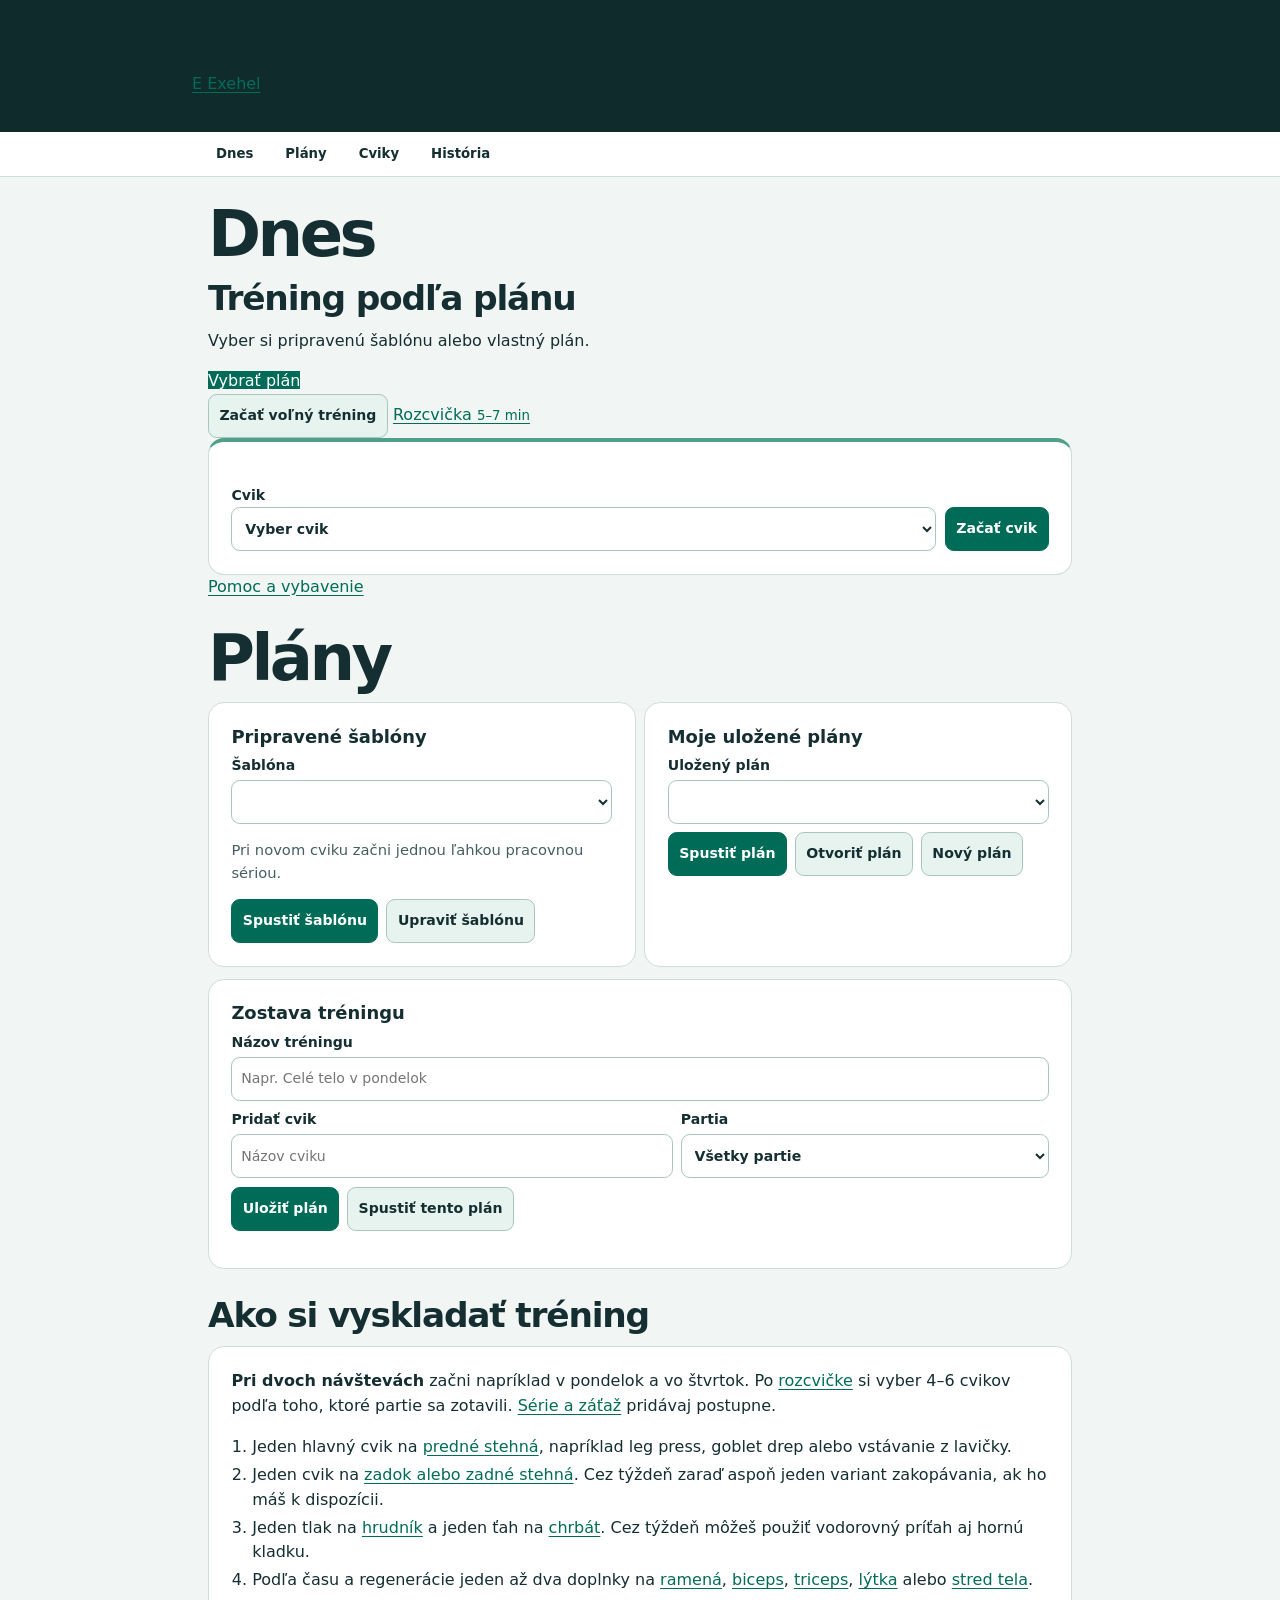
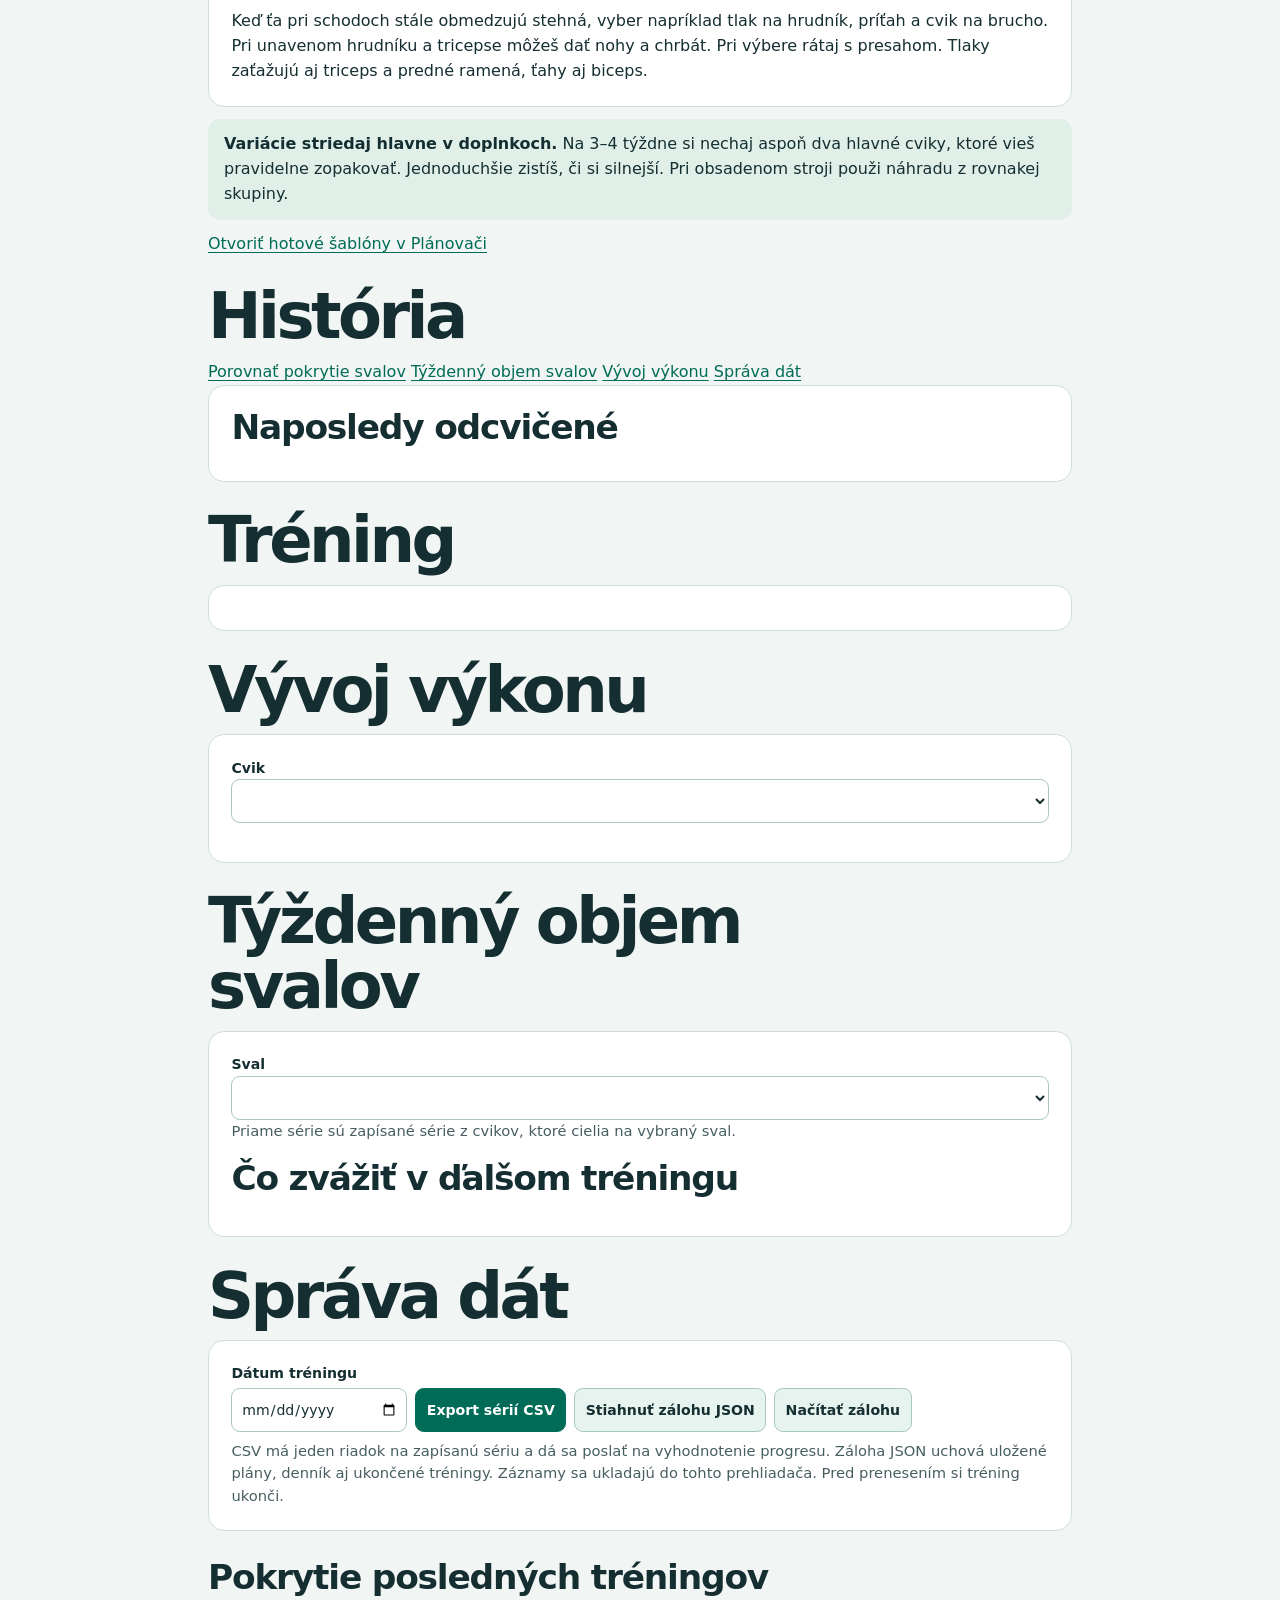
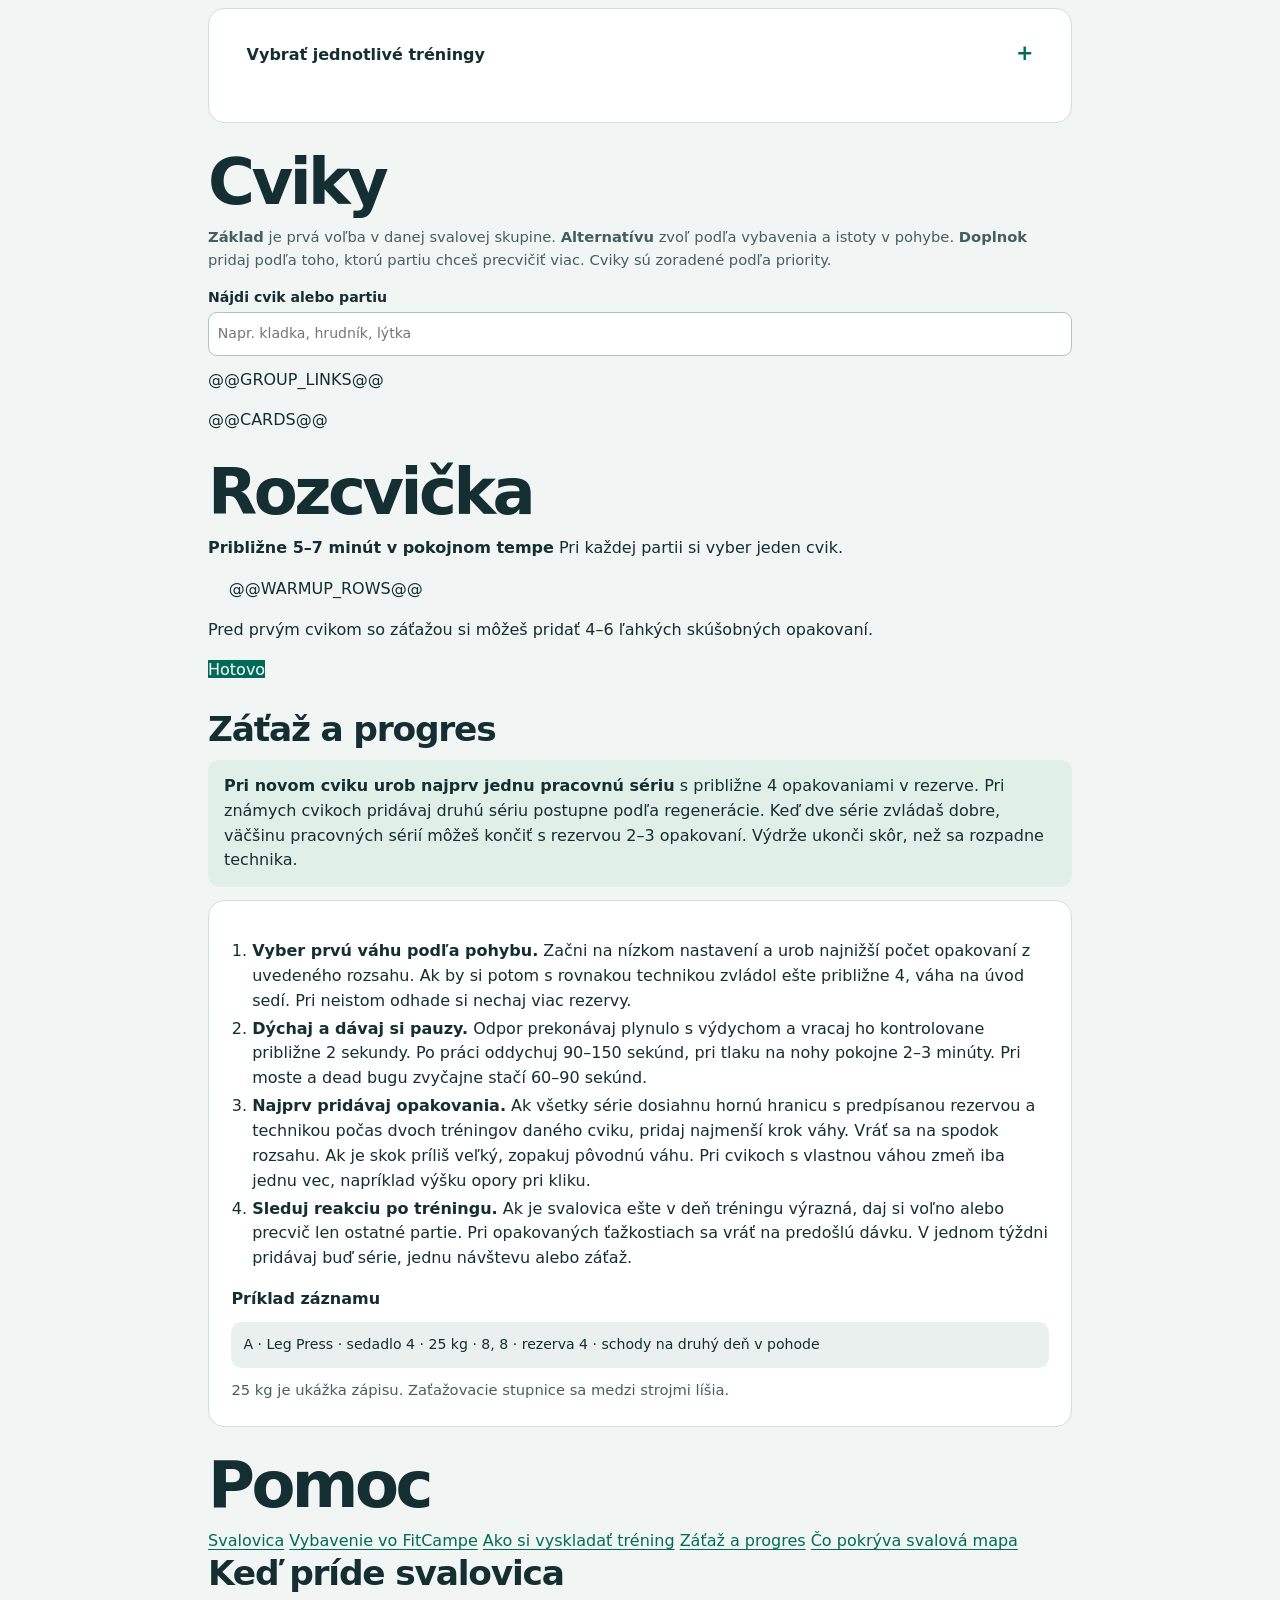
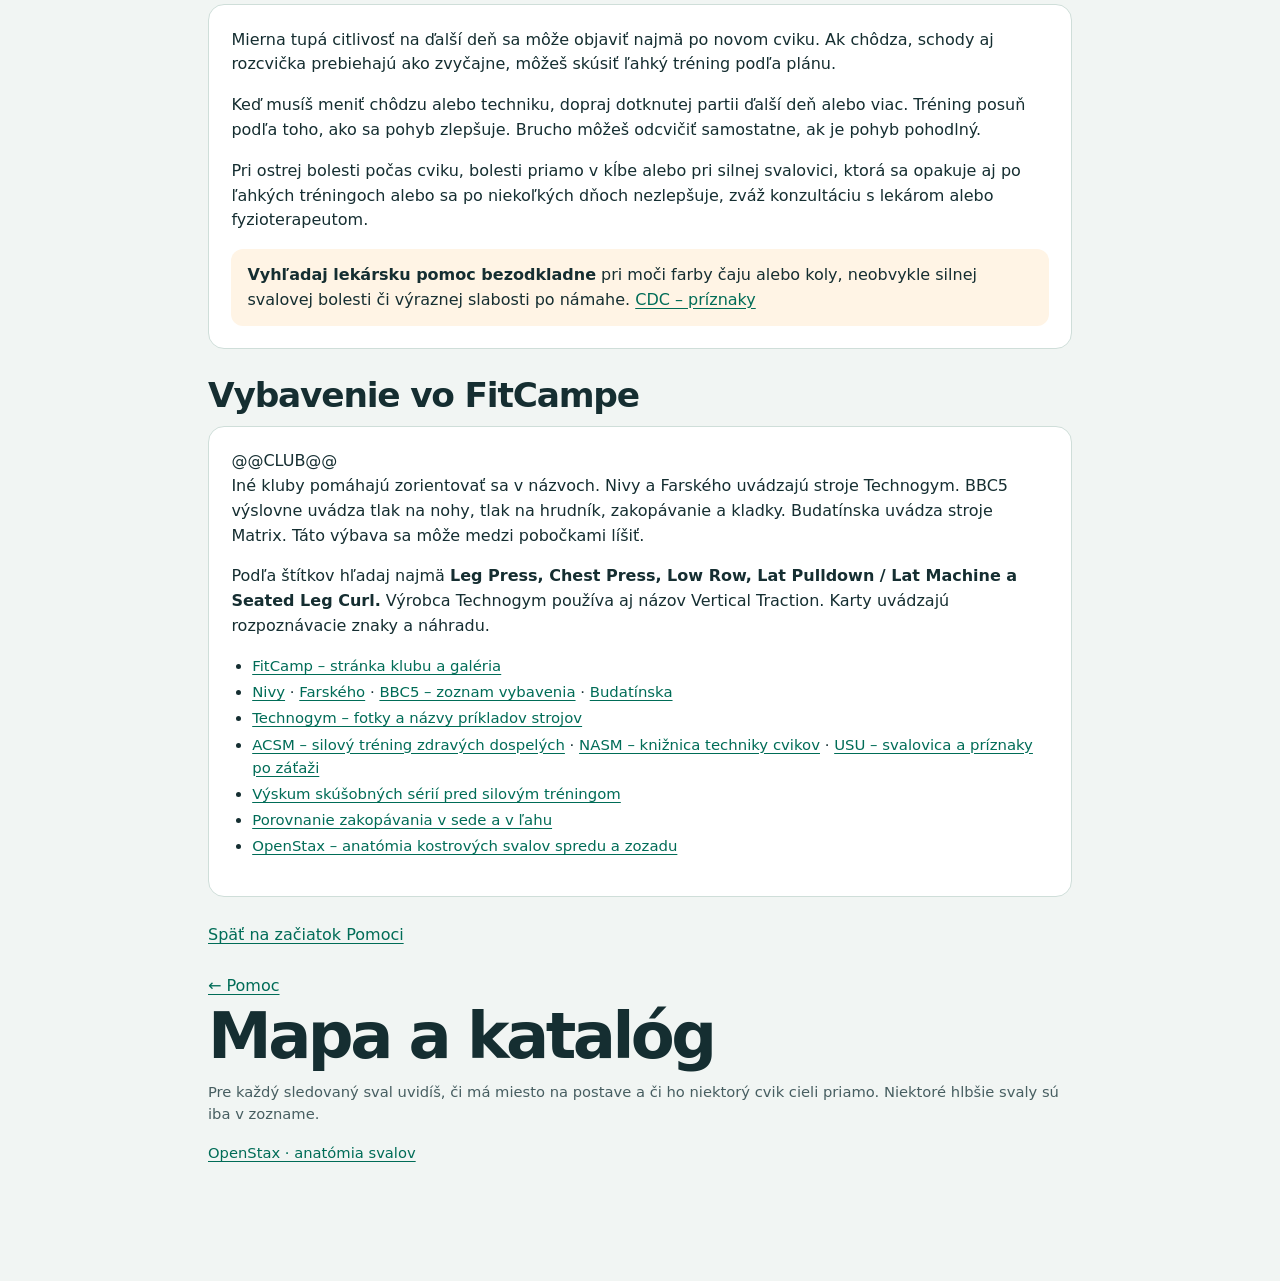
<file: src/fitcamp_template.html>
<!doctype html>
<html lang="sk">
<head>
<meta charset="utf-8">
<meta http-equiv="Content-Security-Policy" content="@@CSP@@">
<meta name="referrer" content="no-referrer">
<meta name="viewport" content="width=device-width, initial-scale=1">
<meta name="theme-color" content="#f3f5ee">
<title>Exehel · silový tréning</title>
<link rel="icon" type="image/png" href="[data-uri]">
<style>
:root{color-scheme:light;--ink:#152e31;--muted:#475e61;--paper:#f1f5f3;--line:#cfded9;--teal:#006c57;--dark:#102b2c;--white:#fff}
*{box-sizing:border-box}
html{scroll-padding-top:5rem}
body{margin:0;background:var(--paper);color:var(--ink);font:16px/1.55 system-ui,sans-serif;overflow-wrap:break-word}
a{color:var(--teal);text-underline-offset:.2em}
a:focus-visible,summary:focus-visible{outline:3px solid #187dde;outline-offset:3px}
header{background:var(--dark);color:#effaf5;padding:clamp(2.2rem,6vw,4.5rem) 1rem 2.2rem}
header div,main,.nav-inner{max-width:56rem;margin:auto}
header p{max-width:39rem;margin-bottom:0;color:#d0e7e1}
.place{display:inline-block;color:#a8e8d4;font-size:.83rem;font-weight:750;letter-spacing:.08em;text-transform:uppercase}
h1,h2,h3,p{margin-top:0}
h1{max-width:42rem;margin:.32rem 0 .7rem;font-size:clamp(2.2rem,7.7vw,4rem);line-height:1.02;letter-spacing:-.055em}
h2{font-size:clamp(1.56rem,4.5vw,2.15rem);line-height:1.13;letter-spacing:-.035em;margin-bottom:.7rem}
h3{font-size:1.12rem;line-height:1.25;margin-bottom:.45rem}
nav{position:sticky;top:0;z-index:1;background:var(--white);border-bottom:1px solid var(--line)}
.nav-inner{display:flex;overflow-x:auto;padding:0 .5rem}
nav a{flex:0 0 auto;padding:.72rem .6rem;min-height:44px;color:var(--ink);font-size:.83rem;font-weight:750;text-decoration:none}
nav a:hover{background:#e4f3ed}
main{padding:1.25rem 1rem 3rem}
section{margin-bottom:1.65rem}
.box,.session,details.card{background:var(--white);border:1px solid var(--line);border-radius:1rem}
.box,.session{padding:clamp(.9rem,3vw,1.4rem)}
.box p:last-child,.session p:last-child{margin-bottom:0}
.grid{display:grid;gap:.8rem}
.week{max-width:41rem}
.week p{margin-bottom:.45rem}
.subtle{color:var(--muted);font-size:.92rem}
.note{padding:.85rem 1rem;background:#e0f0e9;border-radius:.75rem;margin:.75rem 0}
.progress-box{margin-top:.8rem}
.warning{background:#fff4e5}
.session{border-top:4px solid #81b9a8}
.session h3{font-size:1.25rem}
.moves{list-style:none;margin:.65rem 0;padding:0}
.moves li{display:flex;align-items:center;justify-content:space-between;gap:.5rem;border-top:1px solid var(--line)}
.moves a{display:block;min-height:44px;padding:.6rem 0;font-weight:680;line-height:1.24}
.reps{white-space:nowrap;font-size:.83rem;font-variant-numeric:tabular-nums;color:var(--muted)}
.labels{display:grid;grid-template-columns:1fr 1fr;text-align:center;gap:.45rem;color:var(--muted);font-size:.83rem;font-weight:650;padding:.35rem 0 0}
details.card{margin:.55rem 0;scroll-margin-top:.3rem}
details.card:target{border-color:var(--teal);box-shadow:0 0 0 2px #83c7b3}
summary{min-height:54px;padding:.75rem 2.15rem .75rem .95rem;font-weight:750;cursor:pointer;list-style:none;position:relative}
summary::-webkit-details-marker{display:none}
summary::after{content:"+";position:absolute;right:.95rem;top:.75rem;color:var(--teal);font-size:1.3rem;line-height:1}
details[open]>summary::after{content:"−"}
summary span{display:block;font-weight:500;color:var(--muted);font-size:.84rem;margin-top:.1rem}
.inside{padding:0 .95rem .95rem}
figure{max-width:34rem;margin:0 0 .8rem}
figure img{display:block;width:100%;height:auto;border-radius:.65rem}
.exercise-demo{max-width:34rem}
.demo-actions{display:grid;grid-template-columns:repeat(2,minmax(0,1fr));align-items:stretch;gap:.55rem;margin:.65rem 0}
.demo-actions .demo-toggle,.demo-actions .demo-source{display:flex;flex-direction:column;justify-content:center;align-items:center;text-align:center;min-height:52px;border:1px solid #afcfc5;border-radius:.65rem;color:var(--teal);background:#f0f9f5;padding:.5rem .35rem;font-size:.88rem;font-weight:750;line-height:1.2;text-decoration:none}
.demo-source small{font-size:.72rem;font-weight:550;color:var(--muted);margin-top:.18rem}
.demo-motion video{display:block;width:100%;height:auto;aspect-ratio:18 / 11;border-radius:.65rem;background:#ecf4f2}
.demo-caption{font-size:.88rem;color:var(--muted);margin-top:.4rem}
dl{margin:0}
dt{color:var(--ink);font-weight:750;margin-top:.65rem}
dd{margin:0;color:var(--muted)}
ol,ul{padding-left:1.3rem}
li+li{margin-top:.2rem}
.moves li+li{margin:0}
.sample{display:block;padding:.75rem;background:#e9f0ed;border-radius:.65rem;margin:.65rem 0;font-size:.88rem}
.sources{font-size:.93rem}
.back{display:inline-block;margin:.65rem 0 0;min-height:44px;padding:.5rem 0}
.group-menu{display:flex;flex-wrap:wrap;gap:.4rem;margin:.75rem 0 1rem}
.group-menu a,.chip{background:#e5f2ec;border:1px solid #bfdacf;border-radius:.6rem;padding:.44rem .65rem;text-decoration:none;font-size:.88rem}
.group-menu a{min-height:44px;display:flex;align-items:center}
.category{margin:1.2rem 0}
.category h3{margin-bottom:.35rem}
summary .last{color:var(--teal);font-size:.82rem}
.tools{display:flex;flex-wrap:wrap;gap:.5rem;align-items:end}
button,input,select{font:inherit;min-height:44px;border:1px solid #a8c6bc;border-radius:.55rem}
button,.upload{background:#e7f3ee;color:var(--ink);padding:.44rem .65rem;font-size:.88rem;font-weight:700;cursor:pointer}
input,select{width:100%;min-width:0;background:#fff;color:var(--ink);padding:.36rem .55rem}
button:focus-visible,input:focus-visible,select:focus-visible{outline:3px solid #187dde;outline-offset:2px}
.field{display:block;font-weight:680;font-size:.88rem}
.field input{display:block;margin-top:.2rem;font-weight:400}
.day{min-width:min(11rem,100%)}
.track{border-top:1px solid var(--line);margin-top:.95rem;padding-top:.75rem}
.track>summary{padding:.45rem 2rem .45rem 0;font-size:.9rem}
.manual-entry{padding:.45rem 0}
.track .tools,.track .edit-date{margin-top:.4rem}
.save{background:var(--teal);color:#fff;border-color:var(--teal)}
.log-output{margin:.45rem 0}
.recent{list-style:none;margin:.5rem 0;padding:0}
.recent li{display:flex;align-items:baseline;justify-content:space-between;gap:.6rem;border-top:1px solid var(--line)}
.recent a{display:block;padding:.48rem 0;min-height:44px}
.recent time{white-space:nowrap;font-size:.83rem;color:var(--muted)}
.live-control{margin:-.15rem 0 .7rem}
.exercise-commands{display:grid;gap:.45rem}
.exercise-commands>.start-exercise{display:flex;align-items:center;justify-content:center;min-height:48px;border-radius:.65rem;padding:.5rem .75rem;font-size:.94rem;font-weight:750}
.exercise-utilities{display:flex;flex-wrap:wrap;align-items:center;gap:.42rem}
.exercise-utilities:not(:has(> :not([hidden]))){display:none}
.exercise-utilities:has(> :not([hidden])){margin-top:.05rem}
.exercise-utilities button{min-height:44px;padding:.45rem .6rem}
.exercise-utilities output{margin-left:auto}
.muscle-names,.exercise-feedback{margin:.4rem 0 .7rem;font-size:.9rem}
.map-key{display:inline-block;padding:.1rem .38rem;margin-right:.2rem;border-radius:.35rem;font-size:.82rem}
.main-key{color:#fff;background:#007597}
.support-key{color:#153f50;background:#9dd6e6}
.map-note{font-size:.82rem}
.english-name{font-size:.9em;font-weight:650;color:var(--muted)}
.priority{display:inline-block;vertical-align:baseline;border-radius:99px;padding:.12rem .48rem;font-size:.76rem;font-weight:750;margin:.1rem .2rem .12rem 0}
.priority.base{color:#075d47;background:#d9f0e5}
.priority.alternative{color:#214675;background:#e2eaf7}
.priority.accessory{color:#634822;background:#f4eadb}
.checkpoints{margin:.95rem 0;padding:.8rem;background:#e8f2ee;border-radius:.75rem}
.checkpoints p{margin:0 0 .4rem}
.checkpoints ul{list-style:none;margin:0;padding:0}
.checkpoints li{padding:.4rem 0}
.checkpoints li+li{margin:0;border-top:1px solid #c9ddd4}
.checkpoints li strong{display:block}
.workout-panel{border-top:4px solid #4f9f89}
.workout-clock,.exercise-clock{font-weight:750;font-variant-numeric:tabular-nums;align-self:center}
.workout-controls,.archive-field{margin:.65rem 0}
.archive-field select{margin-top:.2rem}
.muscle-line{padding:.34rem 0;border-top:1px solid var(--line)}
.muscle-line strong{display:block}
.muscle-line span,.work-time{color:var(--muted);font-size:.85rem}
.work-items{margin:.6rem 0}
.workout-picker{display:grid;grid-template-columns:minmax(0,1fr) auto;align-items:end;gap:.55rem}
.workout-picker select option{color:var(--ink)}
.workout-running{padding:.8rem;background:#e8f4ee;border:1px solid #bbdacf;border-radius:.8rem;margin:.7rem 0}
.workout-running>p{display:flex;align-items:baseline;justify-content:space-between;gap:.6rem;margin:0 0 .65rem}
.workout-running .tools{margin-top:.5rem}
.set-sheet{display:grid;grid-template-columns:2.6rem minmax(0,1fr) minmax(0,1fr) 2.75rem;gap:.45rem;align-items:center}
.set-sheet-head{font-size:.85rem;font-weight:730;margin:.45rem 0 .25rem}
.set-sheet-group{margin:.35rem 0}
.set-side-select{grid-column:2 / 4}
.remove-set-row{background:transparent;border-color:transparent;color:var(--muted);font-size:1.2rem;padding:0}
.set-log-actions{display:flex;gap:.4rem;flex-wrap:wrap}
.set-log-actions .text-button{background:#edf7f2;border:1px solid #c4ded2;text-decoration:none;padding:.4rem .6rem}
.workout-running #finish-running{width:100%;min-height:48px}
.set-hint{display:block;margin:.35rem 0;color:var(--muted);font-size:.82rem}
.work-items>li{padding:.4rem 0}
.saved-set-summary{margin:.2rem 0;color:var(--ink);font-size:.9rem}
.text-button{background:transparent;border-color:transparent;color:var(--teal);text-decoration:underline;padding-inline:.35rem}
.set-log-slot{scroll-margin-top:.6rem}
.set-log-result{padding:.7rem .85rem;background:#e8f4ee;border-radius:.7rem;margin:.55rem 0}
.set-log-result p{margin:0 0 .35rem}
dialog{width:min(31rem,calc(100% - 2rem));max-height:85dvh;border:1px solid #cdb999;border-radius:1rem;padding:1.15rem;color:var(--ink);background:#fff9ed}
dialog::backdrop{background:#12252799}
dialog p:last-of-type{margin-bottom:.85rem}
.coverage-surface figure{margin:.4rem auto .6rem}
.coverage-surface canvas{display:block;width:100%;height:auto;border-radius:.7rem;background:#eef3f1}
.coverage-legend{display:flex;flex-wrap:wrap;gap:.3rem .65rem;margin:.4rem 0 .6rem;font-size:.83rem}
.coverage-legend span{display:inline-flex;align-items:center;gap:.26rem}
.coverage-legend i{width:.82rem;height:.82rem;border-radius:.23rem;background:#c9d6d4}
.coverage-legend .cover-main{background:#007597}
.coverage-legend .cover-support{background:#9dd6e6}
.coverage-legend .cover-pending{background:transparent;border:2px solid #ad5f10}
.coverage-parts{display:flex;flex-wrap:wrap;gap:.28rem;margin:.4rem 0 .6rem}
.coverage-parts a{display:inline-flex;align-items:center;min-height:38px;font-size:.82rem;padding:.25rem .46rem;text-decoration:none;background:#edf1f0;border-radius:.36rem;color:var(--ink)}
.coverage-parts a[data-state=main]{background:#007597;color:white}
.coverage-parts a[data-state=secondary]{background:#b1dfeb}
.history-checks{max-height:15rem;overflow:auto;padding:.25rem 0}
.history-checks label{display:flex;align-items:center;gap:.65rem;min-height:44px;border-bottom:1px solid var(--line);padding:.35rem 0}
.history-checks input{width:1.15rem;height:1.15rem;min-height:0;flex:none}
.history-shortcuts button[aria-pressed=true]{background:var(--teal);color:white}
.history-equipment{display:flex;align-items:center;gap:.55rem;min-height:44px}
.history-equipment input{width:1.15rem;height:1.15rem;min-height:0;flex:none}
.history-coverage{margin-top:.85rem}
.history-coverage figure{max-width:22rem}
.history-recommendation{padding:.45rem .72rem;margin:.45rem 0;background:#f1f8f5;border-radius:.6rem}
.history-recommendation summary{padding:.7rem 1.5rem .7rem 0}
.history-recommendation small{display:block;color:var(--muted)}
.coverage-missing summary{padding:.55rem 2rem .55rem 0;min-height:44px;font-size:.88rem}
.coverage-missing p{margin:.3rem 0 .45rem;font-size:.84rem;color:var(--muted)}
#coverage-dialog{background:#f7faf9;border-color:#bad3cc;padding:.8rem;overscroll-behavior:contain}
.coverage-dialog-head{display:flex;align-items:center;justify-content:space-between;gap:.6rem;margin-bottom:.65rem}
.coverage-dialog-head h2{font-size:1.24rem;margin:0}
.coverage-dialog-head form{margin:0}
html{scroll-padding-bottom:5.25rem}
main{padding-bottom:5.6rem}
.live-map-dock{position:fixed;right:max(.55rem,env(safe-area-inset-right));bottom:max(.55rem,env(safe-area-inset-bottom));z-index:4;display:flex;gap:.46rem;align-items:center;text-align:left;padding:.28rem .55rem .28rem .28rem;background:#fff;box-shadow:0 3px 16px #102b2c26;border:1px solid #a9cbc0;border-radius:.75rem}
.live-map-dock canvas{width:56px;height:auto;display:block;border-radius:.4rem}
.live-map-dock strong,.live-map-dock small{display:block;line-height:1.25}
.live-map-dock small{color:var(--muted);font-weight:600;margin-top:.1rem}
.plan-library{display:grid;gap:.55rem}
.plan-library .field select,.plan-filter select{display:block;margin-top:.2rem}
.plan-library .tools,.plan-editor .tools{margin-top:.5rem}
.plan-editor{margin-top:.75rem}
.plan-filter{display:grid;grid-template-columns:minmax(0,1.2fr) minmax(0,1fr);gap:.5rem}
.plan-picks,.plan-items,.plan-queue{list-style:none;padding:0;margin:.55rem 0}
.plan-picks li,.plan-queue li{display:flex;justify-content:space-between;align-items:center;gap:.52rem;border-top:1px solid var(--line);padding:.35rem 0}
.plan-picks small,.plan-queue small{display:block;color:var(--muted);font-size:.82rem}
.plan-picks button{flex:0 0 auto}
.plan-items li{padding:.45rem .55rem;margin:.4rem 0;background:#eef6f2;border-radius:.55rem}
.plan-item-tools{display:flex;gap:.32rem;align-items:center;flex-wrap:wrap;margin-top:.32rem}
.plan-item-tools .field{flex:0 0 4.2rem}
.plan-item-tools .plan-item-reps{flex:1 1 6.5rem}
.plan-item-tools button{align-self:flex-end;min-width:40px}
.plan-item-buttons{display:flex;gap:.32rem}
.plan-validation{border-top:1px solid var(--line);margin-top:.8rem;padding-top:.65rem}
.plan-validation figure{max-width:21rem}
.plan-validation ul{margin:.45rem 0}
.plan-workout{padding:.8rem;background:#e8f4ee;border-radius:.7rem;margin:.65rem 0}
.plan-workout h3{margin-bottom:.4rem}
.plan-workout .plan-queue li{border-color:#bdd7ce}
.planned-dose{margin:.35rem 0 .6rem}
[hidden]{display:none!important}
@media(max-width:520px){.workout-picker{grid-template-columns:minmax(0,1fr)}.workout-picker button{min-height:48px}.set-log-actions .text-button{flex:1}}
@media(max-width:520px){.plan-item-tools{display:grid;grid-template-columns:minmax(0,1fr) minmax(0,1.65fr)}.plan-item-buttons{grid-column:1/-1}}
@media(max-width:440px){.nav-inner{padding-inline:.15rem}.nav-inner a{flex-grow:1;text-align:center;padding-inline:.28rem;font-size:.75rem}}
@media(min-width:720px){.two{grid-template-columns:1fr 1fr}.three{grid-template-columns:repeat(3,1fr)}.nav-inner a{padding-inline:1rem}.live-map-dock canvas{width:76px}}
@media print{nav,.back,.live-map-dock{display:none}header{color:var(--ink);background:#fff;padding:0 1rem}header p,.place{color:var(--ink)}details{break-inside:avoid}details>.inside{display:block;content-visibility:visible}}
@@APP_STYLE@@
</style>
</head>
<body>
<header class="app-header">
  <div class="app-bar">
    <a href="#teraz" class="wordmark"><span aria-hidden="true">E</span> Exehel</a>
    <a id="resume-workout" href="#teraz" hidden>K cviku</a>
    <button id="live-map-dock" class="live-map-dock" type="button" aria-haspopup="dialog" aria-label="Mapa aktuálneho tréningu" hidden>
      <canvas id="live-map-dock-canvas" width="144" height="126" aria-hidden="true"></canvas>
      <span><strong>Mapa tréningu</strong><small id="live-map-dock-status" class="sr-only"></small></span>
    </button>
  </div>
</header>
<nav class="app-nav" aria-label="Hlavné sekcie"><div class="nav-inner">
  <a href="#teraz" aria-current="page">Dnes</a><a href="#planovac">Plány</a><a href="#cviky">Cviky</a><a href="#dennik">História</a>
</div></nav>
<main>
<section id="teraz">
  <h1>Dnes</h1>
  <div id="workout-start-panel">
    <div class="start-feature">
      <h2>Tréning podľa plánu</h2>
      <p>Vyber si pripravenú šablónu alebo vlastný plán.</p>
      <a class="action-link save" href="#planovac">Vybrať plán</a>
    </div>
    <div class="start-links">
      <button type="button" id="start-free-workout">Začať voľný tréning</button>
      <a href="#rozc">Rozcvička <small>5–7 min</small></a>
    </div>
  </div>
  <p id="workout-status" role="status" class="subtle" hidden></p>
  <div class="box workout-panel">
    <p id="free-workout-status" hidden>Voľný tréning</p>
    <div id="workout-active" hidden>
      <p class="subtle">Aktívny cvik <output class="workout-clock" aria-live="off" aria-label="Trvanie cviku"></output></p>
      <a id="workout-active-link" class="action-link save"></a>
    </div>
    <div class="tools workout-controls">
      <button id="finish-workout" type="button" hidden>Ukončiť tréning</button>
    </div>
    <div id="plan-execution" class="plan-workout" hidden>
      <h3 id="plan-execution-name"></h3>
      <p id="plan-execution-status" class="subtle"></p>
      <button id="start-next-plan" class="save" type="button">Začať ďalší cvik</button>
      <ol id="plan-execution-list" class="plan-queue"></ol>
    </div>
    <div id="workout-picker" class="workout-picker">
      <label class="field" for="workout-pick">Cvik <select id="workout-pick"><option value="">Vyber cvik</option></select></label>
      <button id="start-picked" class="save" type="button">Začať cvik</button>
    </div>
    <div id="set-panel-parking" hidden>
      <div id="inline-set-panel" class="workout-running">
      <h3>Dnešné série</h3>
      <p id="planned-set-dose" class="planned-dose subtle" hidden></p>
      <button id="swap-current-exercise" class="text-button" type="button" hidden>Vymeniť cvik</button>
      <form id="record-set" novalidate>
        <div class="set-log-actions">
          <button id="use-last-sets" type="button" hidden>Použiť minulé</button>
        </div>
        <p id="last-set-values" class="subtle" hidden></p>
        <div class="set-sheet set-sheet-head" aria-hidden="true"><span>Séria</span><span id="set-amount-label">Opakovania</span><span>Váha (kg)</span></div>
        <div id="set-sheet-rows" aria-label="Série tohto cviku"></div>
        <small id="set-weight-hint" class="set-hint"></small>
        <p class="set-hint">Riadky, ktoré necháš prázdne, sa preskočia.</p>
        <div class="tools"><button id="finish-running" class="save" type="button">Uložiť série a ukončiť cvik</button></div>
        <div class="set-log-actions">
          <button id="add-set-row" class="text-button" type="button">Pridať sériu</button>
          <button id="repeat-set-values" class="text-button" type="button" hidden>Skopírovať 1. sériu</button>
          <button id="finish-workout-from-exercise" class="text-button" type="button">Ukončiť tréning</button>
        </div>
        <p id="set-status" role="status" class="set-hint"></p>
      </form>
      </div>
    </div>
    <div id="live-map-host" hidden>
        <div id="live-map-view" class="coverage-surface">
          <p id="coverage-status" class="subtle" role="status"></p>
          <figure>
            <canvas id="coverage-canvas" width="480" height="420" role="img"
                    aria-label="Mapa zapojených svalov spredu a zozadu" aria-describedby="coverage-status"></canvas>
            <figcaption class="labels" aria-hidden="true"><span>Spredu</span><span>Zozadu</span></figcaption>
          </figure>
          <div class="coverage-legend" aria-label="Vysvetlenie farieb">
            <span><i class="cover-main" aria-hidden="true"></i>Hlavné</span>
            <span><i class="cover-support" aria-hidden="true"></i>Len pomocné</span>
            <span><i aria-hidden="true"></i>Bez záznamu</span>
            <span id="coverage-preview-key" hidden><i class="cover-pending" aria-hidden="true"></i>Práve cvičíš</span>
          </div>
          <div id="coverage-parts" class="coverage-parts" aria-label="Prehľad svalových skupín"></div>
          <details class="coverage-missing">
            <summary>Zatiaľ bez zapojenia</summary>
            <p id="coverage-missing-list"></p>
          </details>
          <p class="subtle map-note">Prehľad vychádza zo zapísaných cvikov. Sivá môže zostať, ak partiu cvičíš v iný deň.</p>
        </div>
    </div>
    <label class="field archive-field" id="workout-archive-field" hidden>Posledné ukončené tréningy <select id="workout-archive"></select></label>
    <div id="workout-overview" hidden>
      <h3 id="workout-overview-title">Odcvičené cviky</h3>
      <ol id="workout-exercises" class="work-items"></ol>
      <details>
        <summary>Prehľad svalov a prekrytia</summary>
        <div id="workout-muscles"></div>
      </details>
    </div>
  </div>
  <div class="start-links"><a href="#pomoc">Pomoc a vybavenie</a></div>
</section>
<section id="planovac">
  <h1>Plány</h1>
  <div class="grid two plan-library">
    <div class="box">
      <h3>Pripravené šablóny</h3>
      <label class="field">Šablóna <select id="plan-preset"></select></label>
      <p id="plan-preset-description" class="subtle"></p>
      <p class="subtle">Pri novom cviku začni jednou ľahkou pracovnou sériou.</p>
      <div class="tools"><button id="start-plan-preset" class="save" type="button">Spustiť šablónu</button><button id="load-plan-preset" type="button">Upraviť šablónu</button></div>
    </div>
    <div class="box">
      <h3>Moje uložené plány</h3>
      <label class="field">Uložený plán <select id="plan-saved"></select></label>
      <div class="tools">
        <button id="start-saved-plan" class="save" type="button" disabled>Spustiť plán</button>
        <button id="load-saved-plan" type="button">Otvoriť plán</button>
        <button id="new-plan-draft" type="button">Nový plán</button>
      </div>
    </div>
  </div>
  <div class="box plan-editor">
    <h3 id="plan-editor-title">Zostava tréningu</h3>
    <label class="field">Názov tréningu <input id="plan-name" maxlength="70" placeholder="Napr. Celé telo v pondelok"></label>
    <a id="plan-review-link" href="#plan-validation" hidden>Zobraziť svaly a upozornenia ↓</a>
    <ol id="plan-items" class="plan-items"></ol>
    <div class="plan-filter">
      <label class="field">Pridať cvik <input id="plan-search" type="search" placeholder="Názov cviku"></label>
      <label class="field">Partia <select id="plan-group"><option value="">Všetky partie</option></select></label>
    </div>
    <ul id="plan-picks" class="plan-picks"></ul>
    <div class="tools">
      <button id="save-plan" class="save" type="button">Uložiť plán</button>
      <button id="start-plan" type="button">Spustiť tento plán</button>
      <button id="duplicate-plan" type="button" hidden>Uložiť ako kópiu</button>
    </div>
    <p id="plan-status" class="subtle" role="status"></p>
    <div id="plan-validation" class="plan-validation coverage-surface" hidden>
      <h3>Svaly v pláne</h3>
      <p id="plan-validation-summary" class="subtle"></p>
      <figure>
        <canvas id="plan-muscle-canvas" width="480" height="420" role="img" aria-label="Plánované zapojenie svalov spredu a zozadu"></canvas>
        <figcaption class="labels" aria-hidden="true"><span>Spredu</span><span>Zozadu</span></figcaption>
      </figure>
      <div class="coverage-legend" aria-label="Vysvetlenie farieb">
        <span><i class="cover-main" aria-hidden="true"></i>Plánované priamo</span>
        <span><i class="cover-support" aria-hidden="true"></i>Len pomocne</span>
        <span><i aria-hidden="true"></i>Mimo plánu</span>
      </div>
      <div id="plan-coverage-parts" class="coverage-parts" aria-label="Plánované pokrytie svalových skupín"></div>
      <p id="plan-warnings-empty" class="subtle"></p>
      <ul id="plan-warnings"></ul>
      <details class="coverage-missing">
        <summary>Priame série podľa svalov</summary>
        <ul id="plan-direct-doses"></ul>
      </details>
      <p class="subtle">Upozornenia používajú orientačný prah troch cvikov alebo šiestich plánovaných priamych sérií na rovnaký hlavný sval v jednej návšteve. Pomocné svaly sa zobrazujú v mape. Porovnaj pokrytie aj medzi plánmi A a B.</p>
    </div>
  </div>
</section>
<section id="treningy">
  <h2>Ako si vyskladať tréning</h2>
  <div class="box">
    <p><strong>Pri dvoch návštevách</strong> začni napríklad v pondelok a vo štvrtok. Po <a href="#rozc">rozcvičke</a> si vyber 4–6 cvikov podľa toho, ktoré partie sa zotavili. <a href="#progres">Série a záťaž</a> pridávaj postupne.</p>
    <ol>
      <li>Jeden hlavný cvik na <a href="#quads">predné stehná</a>, napríklad leg press, goblet drep alebo vstávanie z lavičky.</li>
      <li>Jeden cvik na <a href="#posterior">zadok alebo zadné stehná</a>. Cez týždeň zaraď aspoň jeden variant zakopávania, ak ho máš k dispozícii.</li>
      <li>Jeden tlak na <a href="#pushes">hrudník</a> a jeden ťah na <a href="#pulls">chrbát</a>. Cez týždeň môžeš použiť vodorovný príťah aj hornú kladku.</li>
      <li>Podľa času a regenerácie jeden až dva doplnky na <a href="#shoulders">ramená</a>, <a href="#biceps-group">biceps</a>, <a href="#triceps-group">triceps</a>, <a href="#calves">lýtka</a> alebo <a href="#core">stred tela</a>.</li>
    </ol>
    <p>Keď ťa pri schodoch stále obmedzujú stehná, vyber napríklad tlak na hrudník, príťah a cvik na brucho. Pri unavenom hrudníku a tricepse môžeš dať nohy a chrbát. Pri výbere rátaj s presahom. Tlaky zaťažujú aj triceps a predné ramená, ťahy aj biceps.</p>
  </div>
  <div class="note"><strong>Variácie striedaj hlavne v doplnkoch.</strong> Na 3–4 týždne si nechaj aspoň dva hlavné cviky, ktoré vieš pravidelne zopakovať. Jednoduchšie zistíš, či si silnejší. Pri obsadenom stroji použi náhradu z rovnakej skupiny.</div>
  <p><a href="#planovac">Otvoriť hotové šablóny v Plánovači</a></p>
</section>
<section id="dennik">
  <h1>História</h1>
  <div class="start-links">
    <a href="#pokrytie">Porovnať pokrytie svalov</a>
    <a href="#tyzdne">Týždenný objem svalov</a>
    <a href="#vykony">Vývoj výkonu</a>
    <a href="#sprava-dat">Správa dát</a>
  </div>
  <div class="box">
    <div id="history-workouts"></div>
    <h2>Naposledy odcvičené</h2>
    <ul id="recent-items" class="recent" aria-label="Naposledy označené cviky"></ul>
  </div>
</section>
<section id="historia-trening">
  <h1 id="history-workout-title">Tréning</h1>
  <div class="box" id="history-workout-detail"></div>
  <button class="save" id="save-workout-template" type="button" hidden>Vytvoriť šablónu z tréningu</button>
  <p id="workout-template-status" role="status"></p>
</section>
<section id="vykony">
  <h1>Vývoj výkonu</h1>
  <div class="box">
    <label class="field">Cvik <select id="performance-exercise"></select></label>
    <section id="performance-comparison" aria-labelledby="performance-comparison-title" hidden>
      <h2 id="performance-comparison-title">Porovnať obdobia</h2>
      <div class="comparison-controls">
        <label class="field">Dĺžka obdobia <select id="comparison-length">
          <option value="14">14 dní</option><option value="28" selected>28 dní</option><option value="56">56 dní</option>
        </select></label>
        <label class="field" id="comparison-mode-field">Čo porovnať <select id="comparison-mode">
          <option value="weight">Váhu pri rovnakých opakovaniach</option>
          <option value="amount">Opakovania pri rovnakej váhe</option>
        </select></label>
        <label class="field" id="comparison-side-field" hidden>Strana <select id="comparison-side">
          <option value="both">Obe v jednej sérii</option><option value="left">Ľavá</option><option value="right">Pravá</option>
        </select></label>
        <label class="field"><span id="comparison-benchmark-label">Počet opakovaní</span> <select id="comparison-benchmark"></select></label>
      </div>
      <dl class="comparison-results">
        <div><dt>Predchádzajúce <small id="comparison-previous-dates"></small></dt><dd id="comparison-previous"></dd></div>
        <div><dt>Posledné <small id="comparison-recent-dates"></small></dt><dd id="comparison-recent"></dd></div>
      </dl>
      <p id="comparison-status" role="status"></p>
      <p id="comparison-note" class="subtle"></p>
    </section>
    <h2 id="performance-list-title" hidden>Posledné návštevy</h2>
    <p class="subtle" id="performance-caption"></p>
    <ol id="performance-data" class="performance-data"></ol>
  </div>
</section>
<section id="tyzdne">
  <h1>Týždenný objem svalov</h1>
  <div class="box">
    <label class="field">Sval <select id="weekly-muscle"></select></label>
    <p class="subtle">Priame série sú zapísané série z cvikov, ktoré cielia na vybraný sval.</p>
    <ol id="weekly-volume-rows" class="weekly-volume-rows"></ol>
    <p id="weekly-volume-note" class="subtle"></p>
    <h2>Čo zvážiť v ďalšom tréningu</h2>
    <p id="weekly-volume-guidance" role="status"></p>
    <ul id="weekly-volume-exercises" class="exercise-options"></ul>
  </div>
  <div id="weekly-review" class="box" hidden>
    <h2>Partie na kontrolu</h2>
    <p class="subtle">Posledný ukončený týždeň. Ťukni na sval pre podrobnosti.</p>
    <ul id="weekly-review-muscles" class="weekly-volume-rows"></ul>
  </div>
</section>
<section id="sprava-dat">
  <h1>Správa dát</h1>
  <div class="box">
    <div class="tools">
      <label class="field day">Dátum tréningu <input id="training-date" type="date"></label>
      <button id="export-sets" class="save" type="button">Export sérií CSV</button>
      <button id="export-log" type="button">Stiahnuť zálohu JSON</button>
      <button id="import-log" type="button">Načítať zálohu</button>
      <input id="backup-file" type="file" accept=".json,application/json" hidden>
    </div>
    <p id="journal-status" class="subtle log-output" role="status"></p>
    <p class="subtle">CSV má jeden riadok na zapísanú sériu a dá sa poslať na vyhodnotenie progresu. Záloha JSON uchová uložené plány, denník aj ukončené tréningy. Záznamy sa ukladajú do tohto prehliadača. Pred prenesením si tréning ukonči.</p>
  </div>
</section>
<section id="pokrytie">
  <h2>Pokrytie posledných tréningov</h2>
  <div class="box">
    <div id="history-coverage-controls" hidden>
      <p>Vyber tréningy a pozri si, ktoré svaly ti vo výbere chýbajú.</p>
      <div class="tools history-shortcuts">
        <button id="history-last-two" type="button">Posledné 2</button>
        <button id="history-last-three" type="button">Posledné 3</button>
        <button id="history-last-month" type="button">28 dní</button>
      </div>
    </div>
    <details id="history-choices">
      <summary>Vybrať jednotlivé tréningy</summary>
      <div id="history-checks" class="history-checks"></div>
    </details>
    <p id="history-coverage-status" class="subtle" role="status"></p>
    <div id="history-results" class="history-coverage coverage-surface" hidden>
      <p id="history-counts" class="subtle" role="status"></p>
      <figure><canvas id="history-muscle-canvas" width="480" height="420" role="img" aria-label="Mapa svalov z vybraných ukončených tréningov"></canvas>
        <figcaption class="labels" aria-hidden="true"><span>Spredu</span><span>Zozadu</span></figcaption>
      </figure>
      <div class="coverage-legend">
        <span><i class="cover-main" aria-hidden="true"></i>Priamo</span>
        <span><i class="cover-support" aria-hidden="true"></i>Len pomocne</span>
        <span><i aria-hidden="true"></i>Bez záznamu</span>
      </div>
      <h3>Čo môžeš doplniť</h3>
      <label class="history-equipment"><input id="history-bodyweight" type="checkbox"> Len návrhy bez tréningového náradia</label>
      <div id="history-recommendations"></div>
      <details class="coverage-missing">
        <summary>Všetky sledované svaly bez zapojenia</summary>
        <p id="history-missing-list"></p>
      </details>
    <p class="subtle">Mapa ukazuje zapojenie podľa zapísaných cvikov. Staršie návštevy sa započítajú aj bez rozpísaných sérií. Tento prehľad pomáha pri výbere cvikov podľa toho, čo si odcvičil.</p>
    </div>
  </div>
</section>
<section id="cviky">
  <div id="catalog-title">
  <h1>Cviky</h1>
  <p class="subtle"><strong>Základ</strong> je prvá voľba v danej svalovej skupine. <strong>Alternatívu</strong> zvoľ podľa vybavenia a istoty v pohybe. <strong>Doplnok</strong> pridaj podľa toho, ktorú partiu chceš precvičiť viac. Cviky sú zoradené podľa priority.</p>
  <label class="field">Nájdi cvik alebo partiu <input id="exercise-search" type="search" placeholder="Napr. kladka, hrudník, lýtka"></label>
  </div>
  <div class="group-menu" aria-label="Svalové partie">@@GROUP_LINKS@@</div>
  <p id="empty-search" hidden>Taký cvik sa nenašiel. Skús kratší názov alebo partiu.</p>
  @@CARDS@@
</section>
<section id="rozc">
  <h1>Rozcvička</h1>
  <p class="warmup-intro"><strong>Približne 5–7 minút v pokojnom tempe</strong> <span>Pri každej partii si vyber jeden cvik.</span></p>
  <ul id="warmup-steps" class="warmup-steps" aria-label="Partie na rozcvičenie">@@WARMUP_ROWS@@</ul>
  <div id="warmup-options" class="warmup-options" hidden>
    <fieldset id="warmup-fieldset">
      <legend id="warmup-options-title" class="sr-only">Vyber cvik</legend>
      <div id="warmup-choices"></div>
    </fieldset>
    <div id="warmup-guide">
      <h2 id="warmup-guide-title"></h2>
      <p id="warmup-guide-dose"></p>
      <div class="exercise-demo warmup-demo">
        <figure class="demo-stills">
          <img id="warmup-image" alt="" width="432" height="180">
          <figcaption class="labels" aria-hidden="true"><span></span><span></span></figcaption>
        </figure>
        <div class="demo-actions">
          <button class="demo-toggle" type="button" aria-expanded="false" aria-controls="warmup-video">Prehrať ukážku</button>
          <a class="demo-source" id="warmup-source" target="_blank" rel="noopener noreferrer"><span>Online ukážka</span><small></small></a>
        </div>
        <figure class="demo-motion" id="warmup-video" hidden>
          <video width="432" height="264" controls playsinline muted preload="none"></video>
          <figcaption class="demo-caption">Schematická ukážka pohybu</figcaption>
        </figure>
      </div>
      <dl class="warmup-instructions">
        <dt>Nastavenie</dt><dd id="warmup-setup"></dd>
        <dt>Ako na pohyb</dt><dd id="warmup-cue"></dd>
        <dt>Na čo si dať pozor</dt><dd id="warmup-mistakes"></dd>
      </dl>
    </div>
  </div>
  <p class="warmup-note">Pred prvým cvikom so záťažou si môžeš pridať 4–6 ľahkých skúšobných opakovaní.</p>
  <a class="action-link save" id="warmup-done" href="#teraz">Hotovo</a>
</section>
<section id="progres">
  <h2>Záťaž a progres</h2>
  <div class="note"><strong>Pri novom cviku urob najprv jednu pracovnú sériu</strong> s približne 4 opakovaniami v rezerve. Pri známych cvikoch pridávaj druhú sériu postupne podľa regenerácie. Keď dve série zvládaš dobre, väčšinu pracovných sérií môžeš končiť s rezervou 2–3 opakovaní. Výdrže ukonči skôr, než sa rozpadne technika.</div>
  <div class="box progress-box">
    <ol>
      <li><strong>Vyber prvú váhu podľa pohybu.</strong> Začni na nízkom nastavení a urob najnižší počet opakovaní z uvedeného rozsahu. Ak by si potom s rovnakou technikou zvládol ešte približne 4, váha na úvod sedí. Pri neistom odhade si nechaj viac rezervy.</li>
      <li><strong>Dýchaj a dávaj si pauzy.</strong> Odpor prekonávaj plynulo s výdychom a vracaj ho kontrolovane približne 2 sekundy. Po práci oddychuj 90–150 sekúnd, pri tlaku na nohy pokojne 2–3 minúty. Pri moste a dead bugu zvyčajne stačí 60–90 sekúnd.</li>
      <li><strong>Najprv pridávaj opakovania.</strong> Ak všetky série dosiahnu hornú hranicu s predpísanou rezervou a technikou počas dvoch tréningov daného cviku, pridaj najmenší krok váhy. Vráť sa na spodok rozsahu. Ak je skok príliš veľký, zopakuj pôvodnú váhu. Pri cvikoch s vlastnou váhou zmeň iba jednu vec, napríklad výšku opory pri kliku.</li>
      <li><strong>Sleduj reakciu po tréningu.</strong> Ak je svalovica ešte v deň tréningu výrazná, daj si voľno alebo precvič len ostatné partie. Pri opakovaných ťažkostiach sa vráť na predošlú dávku. V jednom týždni pridávaj buď série, jednu návštevu alebo záťaž.</li>
    </ol>
    <p><strong>Príklad záznamu</strong><span class="sample">A · Leg Press · sedadlo 4 · 25 kg · 8, 8 · rezerva 4 · schody na druhý deň v pohode</span><span class="subtle">25 kg je ukážka zápisu. Zaťažovacie stupnice sa medzi strojmi líšia.</span></p>
  </div>
</section>
<section id="pomoc">
  <h1>Pomoc</h1>
  <div class="start-links">
    <a href="#svalovica">Svalovica</a>
    <a href="#fitcamp">Vybavenie vo FitCampe</a>
    <a href="#treningy">Ako si vyskladať tréning</a>
    <a href="#progres">Záťaž a progres</a>
    <a href="#anatomia">Čo pokrýva svalová mapa</a>
  </div>
<section id="svalovica">
  <h2>Keď príde svalovica</h2>
  <div class="box">
    <p>Mierna tupá citlivosť na ďalší deň sa môže objaviť najmä po novom cviku. Ak chôdza, schody aj rozcvička prebiehajú ako zvyčajne, môžeš skúsiť ľahký tréning podľa plánu.</p>
    <p>Keď musíš meniť chôdzu alebo techniku, dopraj dotknutej partii ďalší deň alebo viac. Tréning posuň podľa toho, ako sa pohyb zlepšuje. Brucho môžeš odcvičiť samostatne, ak je pohyb pohodlný.</p>
    <p>Pri ostrej bolesti počas cviku, bolesti priamo v kĺbe alebo pri silnej svalovici, ktorá sa opakuje aj po ľahkých tréningoch alebo sa po niekoľkých dňoch nezlepšuje, zváž konzultáciu s lekárom alebo fyzioterapeutom.</p>
    <p class="note warning"><strong>Vyhľadaj lekársku pomoc bezodkladne</strong> pri moči farby čaju alebo koly, neobvykle silnej svalovej bolesti či výraznej slabosti po námahe. <a href="https://www.cdc.gov/niosh/rhabdo/signs-symptoms/index.html">CDC – príznaky</a></p>
  </div>
</section>
<section id="fitcamp">
  <h2>Vybavenie vo FitCampe</h2>
  <div class="box">
    @@CLUB@@
    <p>Iné kluby pomáhajú zorientovať sa v názvoch. Nivy a Farského uvádzajú stroje Technogym. BBC5 výslovne uvádza tlak na nohy, tlak na hrudník, zakopávanie a kladky. Budatínska uvádza stroje Matrix. Táto výbava sa môže medzi pobočkami líšiť.</p>
    <p>Podľa štítkov hľadaj najmä <strong>Leg Press, Chest Press, Low Row, Lat Pulldown / Lat Machine a Seated Leg Curl.</strong> Výrobca Technogym používa aj názov Vertical Traction. Karty uvádzajú rozpoznávacie znaky a náhradu.</p>
    <ul class="sources">
      <li><a href="https://www.formfactory.sk/klub/fitcamp/">FitCamp – stránka klubu a galéria</a></li>
      <li><a href="https://www.formfactory.sk/klub/nivy/">Nivy</a> · <a href="https://www.formfactory.sk/klub/farskeho/">Farského</a> · <a href="https://www.formfactory.sk/cennik/pro-club/">BBC5 – zoznam vybavenia</a> · <a href="https://www.formfactory.sk/klub/budatinska/">Budatínska</a></li>
      <li><a href="https://www.technogym.com/en-GB/category/selection-700/">Technogym – fotky a názvy príkladov strojov</a></li>
      <li><a href="https://pmc.ncbi.nlm.nih.gov/articles/PMC12965823/">ACSM – silový tréning zdravých dospelých</a> · <a href="https://www.nasm.org/resource-center/exercise-library">NASM – knižnica techniky cvikov</a> · <a href="https://champ.usuhs.edu/sites/default/files/2020-11/hprc_whec_clinical_practice_guideline_for_managing_er.pdf">USU – svalovica a príznaky po záťaži</a></li>
      <li><a href="https://pmc.ncbi.nlm.nih.gov/articles/PMC7558980/">Výskum skúšobných sérií pred silovým tréningom</a></li>
      <li><a href="https://pmc.ncbi.nlm.nih.gov/articles/PMC7969179/">Porovnanie zakopávania v sede a v ľahu</a></li>
      <li><a href="https://med.libretexts.org/Bookshelves/Nursing/Clinical_Nursing_Skills_%28OpenStax%29/25%3A_Assessment_of_the_Musculoskeletal_System/25.01%3A_Structure_and_Function">OpenStax – anatómia kostrových svalov spredu a zozadu</a></li>
    </ul>
  </div>
</section>
  <a class="catalog-back" href="#pomoc">Späť na začiatok Pomoci</a>
</section>
<section id="anatomia">
  <a class="catalog-back" href="#pomoc">← Pomoc</a>
  <h1>Mapa a katalóg</h1>
  <p class="subtle">Pre každý sledovaný sval uvidíš, či má miesto na postave a či ho niektorý cvik cieli priamo. Niektoré hlbšie svaly sú iba v zozname.</p>
  <ul id="anatomy-catalog" class="exercise-options"></ul>
  <p class="subtle"><a href="https://openstax.org/books/anatomy-and-physiology-2e/pages/11-introduction">OpenStax · anatómia svalov</a></p>
</section>
</main>
<dialog id="exercise-substitutions" aria-labelledby="substitution-title">
  <div class="coverage-dialog-head">
    <h2 id="substitution-title">Vymeniť cvik</h2>
    <form method="dialog"><button type="submit">Zavrieť</button></form>
  </div>
  <p id="substitution-original"></p>
  <div id="substitution-equipment"></div>
  <ul id="substitution-choices" class="exercise-options"></ul>
  <p id="substitution-status" class="subtle" role="status"></p>
</dialog>
<dialog id="finish-workout-dialog" aria-labelledby="finish-workout-title" aria-describedby="finish-workout-description">
  <form method="dialog">
    <h2 id="finish-workout-title">Ukončiť tréning?</h2>
    <p id="finish-workout-description"></p>
    <div class="finish-workout-options">
      <button type="submit" class="save" value="save">Uložiť cvik a ukončiť</button>
      <button type="submit" value="discard">Ukončiť bez tohto cviku</button>
      <button type="submit" value="keep" autofocus>Pokračovať v tréningu</button>
    </div>
  </form>
</dialog>
<dialog id="overlap-warning" aria-labelledby="overlap-title" aria-describedby="overlap-list">
  <form method="dialog">
    <h2 id="overlap-title">Prekrytie hlavných svalov</h2>
    <p id="overlap-exercise"></p>
    <ul id="overlap-list"></ul>
    <div class="tools">
      <button type="submit" value="back" autofocus>Vybrať iný cvik</button>
      <button type="submit" class="save" value="continue">Aj tak začať</button>
    </div>
  </form>
</dialog>
<dialog id="coverage-dialog" aria-labelledby="coverage-title">
  <div class="coverage-dialog-head">
    <h2 id="coverage-title">Mapa svalov v tréningu</h2>
    <form method="dialog"><button type="submit" autofocus>Zavrieť</button></form>
  </div>
  <div id="coverage-dialog-host"></div>
</dialog>
<script id="coverage-data" type="application/json">@@COVERAGE_DATA@@</script>
<script id="muscle-names" type="application/json">@@MUSCLES@@</script>
<script>@@SCRIPT@@</script>
<script>@@SETS@@</script>
<script>@@COVERAGE@@</script>
<script>@@HISTORY@@</script>
<script>@@PLANNER@@</script>
<script>@@TRAINING@@</script>
<script id="warmup-data" type="application/json">@@WARMUP_DATA@@</script>
<script>@@DEMOS@@</script>
<script>@@WARMUP@@</script>
<script>@@PERFORMANCE@@</script>
<script>@@INSIGHTS@@</script>
<script>@@APP@@</script>
<script>@@SUBSTITUTIONS@@</script>
<script>@@WEEKLY@@</script>
<script>@@MUSCLE_PICKER@@</script>
</body>
</html>
</file>
